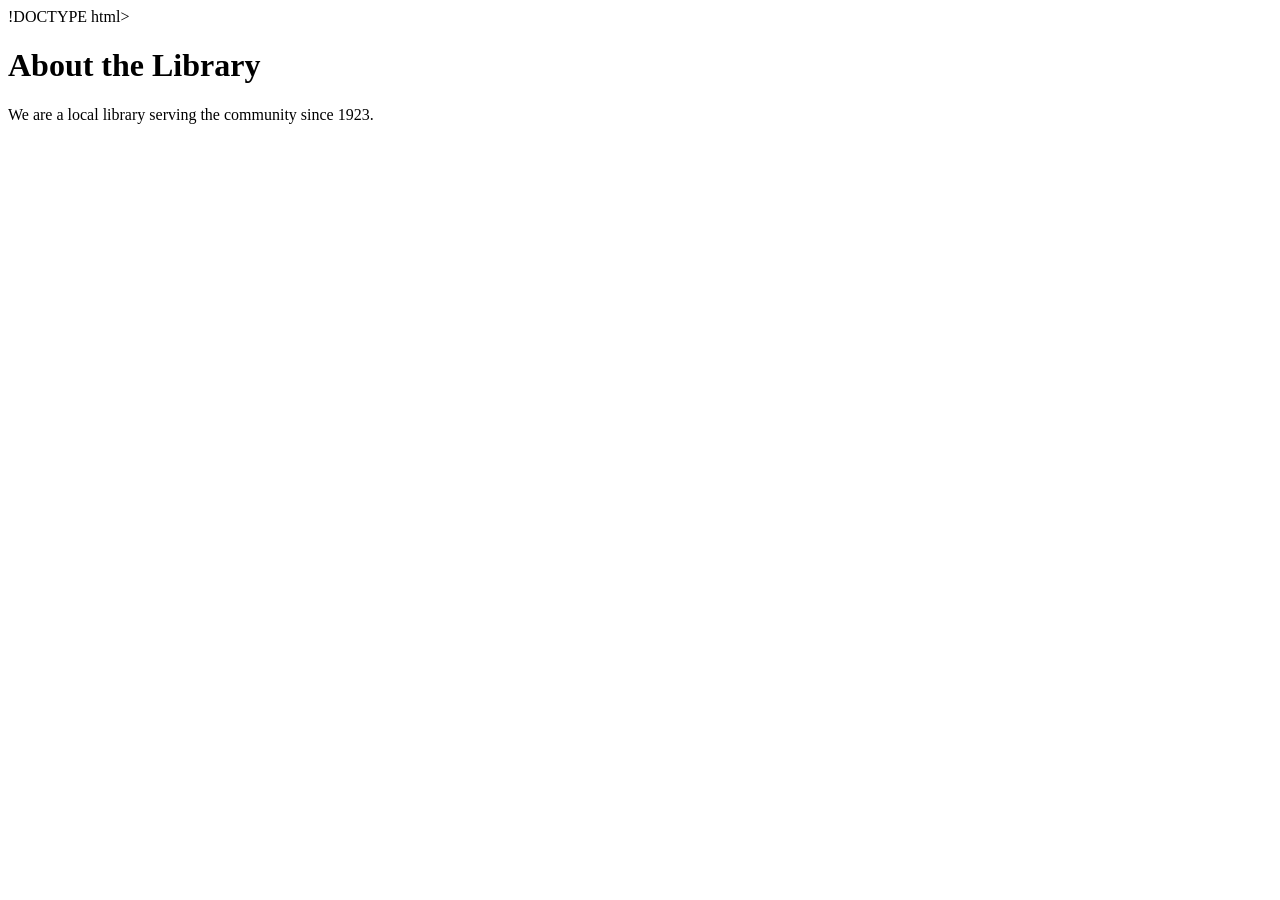
<file: about.html>
!DOCTYPE html>
<html>
  <head>
    <meta charset="UTF-8">
    <title>About Us</title>
  </head>
  <body>
    <h1>About the Library</h1>
    <p>We are a local library serving the community since 1923.</p>
  </body>
</html>
</file>
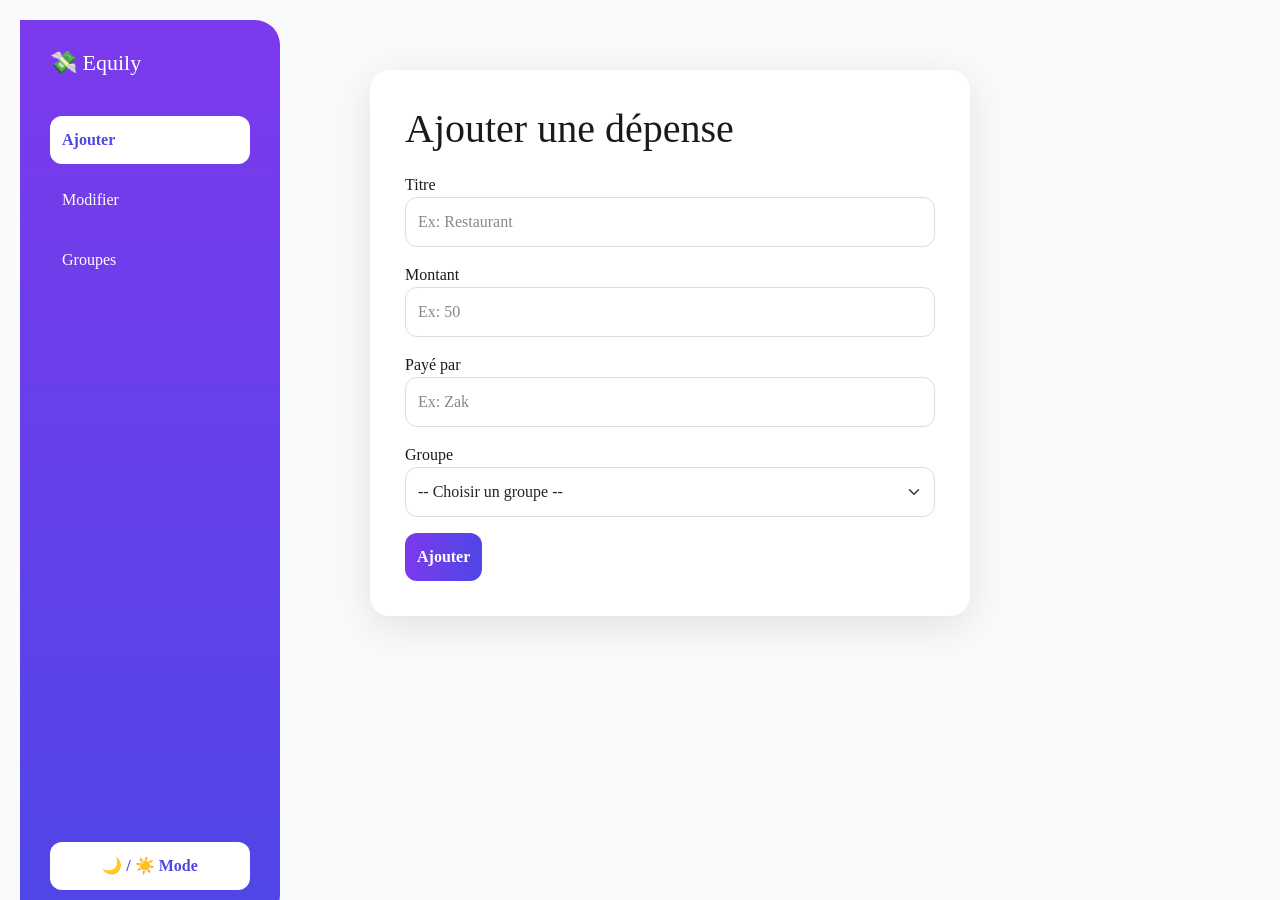
<file: app.html>
<!DOCTYPE html>
<html lang="fr">

<head>
<meta charset="UTF-8">
<meta name="viewport" content="width=device-width, initial-scale=1.0">
<title>Equily App</title>

<link href="https://cdn.jsdelivr.net/npm/bootstrap@5.3.0/dist/css/bootstrap.min.css" rel="stylesheet">
<link rel="stylesheet" href="style.css">
<link rel="stylesheet" href="app.css">

<link rel="stylesheet" href="https://cdn.jsdelivr.net/npm/bootstrap-icons@1.10.5/font/bootstrap-icons.css">
</head>

<body class="app">

<!-- SIDEBAR -->
<div class="sidebar">

    <h3 class="logo">💸 Equily</h3>

    <div class="menu-item active" onclick="showPage('addPage', this)">Ajouter</div>
    <div class="menu-item" onclick="showPage('editPage', this)">Modifier</div>
    <div class="menu-item" onclick="showPage('groupPage', this)">Groupes</div>

    <button class="toggle-btn" onclick="toggleTheme()">
        🌙 / ☀️ Mode
    </button>

</div>

<!-- CONTENT -->
<div class="content">

<!-- ADD -->
<div id="addPage" class="page">
<h1>Ajouter une dépense</h1>

<form action="#" method="post">

<div class="mb-3">
<label for="add_title">Titre</label>
<input type="text" id="add_title" name="title" class="form-control" placeholder="Ex: Restaurant" required>
</div>

<div class="mb-3">
<label for="add_amount">Montant</label>
<input type="number" id="add_amount" name="amount" class="form-control" placeholder="Ex: 50" required>
</div>

<div class="mb-3">
<label for="add_payer">Payé par</label>
<input type="text" id="add_payer" name="payer" class="form-control" placeholder="Ex: Zak">
</div>

<div class="mb-3">
<label for="add_group">Groupe</label>
<select id="add_group" name="group" class="form-select" required>
<option value="">-- Choisir un groupe --</option>
<option>Coloc</option>
<option>Vacances</option>
</select>
</div>

<button class="btn btn-primary">Ajouter</button>
</form>
</div>

<!-- EDIT -->
<div id="editPage" class="page" style="display:none;">
<h1>Modifier une dépense</h1>

<form action="#" method="post">

<div class="mb-3">
<label for="edit_title">Titre</label>
<input type="text" id="edit_title" name="title" class="form-control" placeholder="Ex: Restaurant">
</div>

<div class="mb-3">
<label for="edit_amount">Montant</label>
<input type="number" id="edit_amount" name="amount" class="form-control" placeholder="Ex: 67">
</div>

<div class="mb-3">
<label for="edit_payer">Payé par</label>
<input type="text" id="edit_payer" name="payer" class="form-control" placeholder="Ex: Dina">
</div>

<div class="mb-3">
<label for="edit_group">Groupe</label>
<select id="edit_group" name="group" class="form-select">
<option>Coloc</option>
<option>Vacances</option>
</select>
</div>

<button class="btn btn-warning">Modifier</button>
</form>
</div>

<!-- GROUP -->
<div id="groupPage" class="page" style="display:none;">
<h1>Choisir un groupe</h1>

<form action="#" method="post">

<div class="mb-3">
<label for="group_select">Groupe</label>
<select id="group_select" name="group" class="form-select" required>
<option value="">-- Choisir un groupe --</option>
<option>Coloc</option>
<option>Vacances</option>
<option>Anniversaire</option>
</select>
</div>

<button class="btn btn-success">Valider</button>
</form>
</div>

</div>

<!-- JS -->
<script src="app.js"></script>

</body>
</html>
</file>
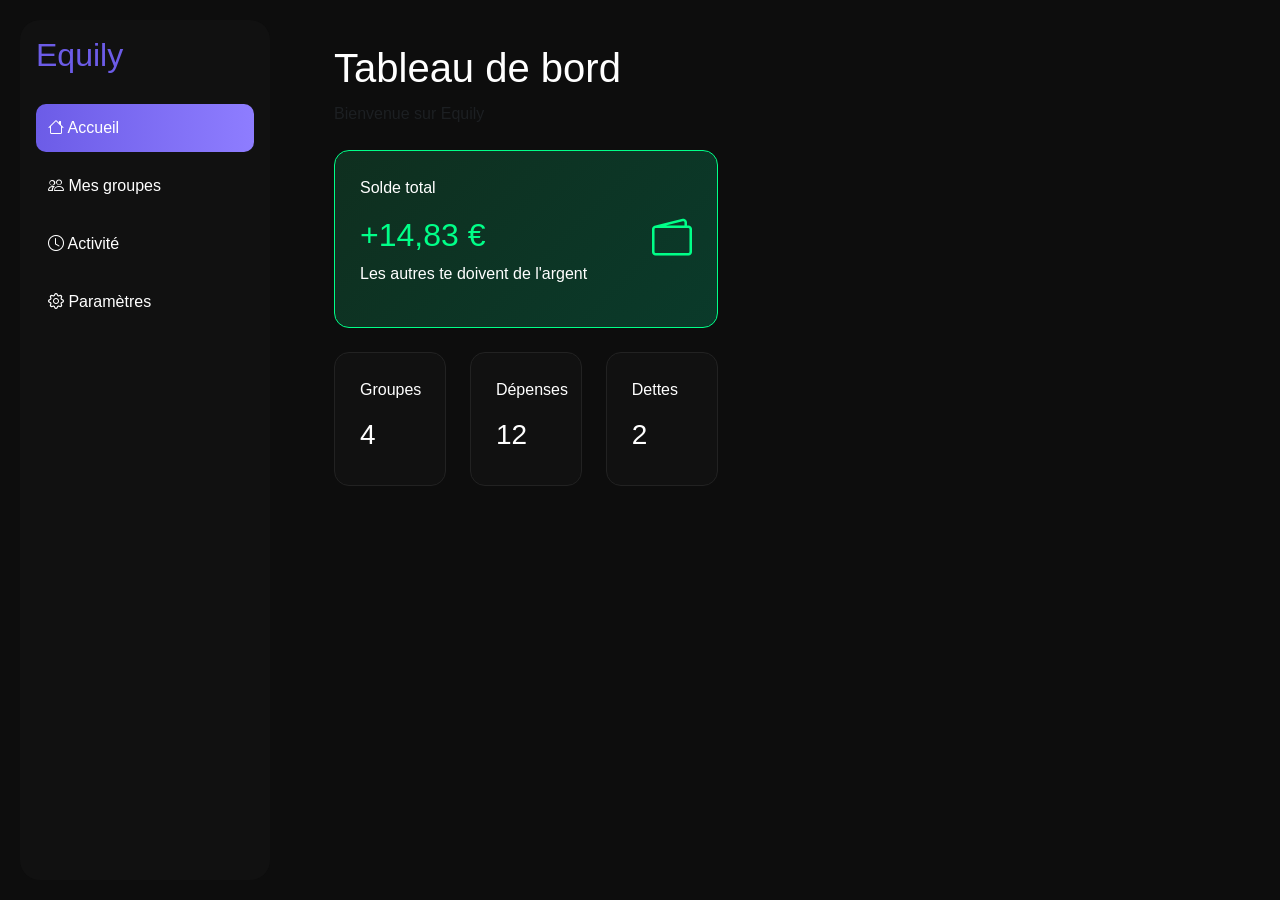
<file: dashboard.html>
<!DOCTYPE html>
<html lang="fr">

<head>
    <meta charset="UTF-8">
    <meta name="viewport" content="width=device-width, initial-scale=1.0">
    <title>Dashboard - Equily</title>

    <!-- Bootstrap -->
    <link href="https://cdn.jsdelivr.net/npm/bootstrap@5.3.0/dist/css/bootstrap.min.css" rel="stylesheet">

    <!-- Icons -->
    <link rel="stylesheet" href="https://cdn.jsdelivr.net/npm/bootstrap-icons@1.10.5/font/bootstrap-icons.css">

    <!-- TON CSS -->
    <link rel="stylesheet" href="style.css">
</head>

<body>

<div class="d-flex">

    <!-- SIDEBAR -->
    <div class="sidebar p-3">
        <h2 class="logo">Equily</h2>

        <a class="menu-item active"><i class="bi bi-house"></i> Accueil</a>
        <a class="menu-item"><i class="bi bi-people"></i> Mes groupes</a>
        <a class="menu-item"><i class="bi bi-clock"></i> Activité</a>
        <a class="menu-item"><i class="bi bi-gear"></i> Paramètres</a>
    </div>

    <!-- CONTENT -->
    <div class="content p-4">

        <h1>Tableau de bord</h1>
        <p class="text-muted">Bienvenue sur Equily</p>

        <!-- SOLDE -->
        <div class="card-main d-flex justify-content-between align-items-center mt-4">
            <div>
                <p>Solde total</p>
                <h2 class="text-success">+14,83 €</h2>
                <p>Les autres te doivent de l'argent</p>
            </div>
            <i class="bi bi-wallet2 fs-1 text-success"></i>
        </div>

        <!-- STATS -->
        <div class="row mt-4">
            <div class="col-md-4">
                <div class="small-card">
                    <p>Groupes</p>
                    <h3>4</h3>
                </div>
            </div>

            <div class="col-md-4">
                <div class="small-card">
                    <p>Dépenses</p>
                    <h3>12</h3>
                </div>
            </div>

            <div class="col-md-4">
                <div class="small-card">
                    <p>Dettes</p>
                    <h3>2</h3>
                </div>
            </div>
        </div>
          
</body>
</html>
</file>
<file: style.css>
/* ===== GLOBAL ===== */
body {
    margin: 0;
    padding: 20px;
    font-family: 'Segoe UI', sans-serif;
    background: #0d0d0d;
    color: white;
}

/* ===== SIDEBAR ===== */
.sidebar {
    width: 250px;
    height: calc(100vh - 40px);
    background: #111;
    position: fixed;
    top: 20px;
    left: 20px;
    border-radius: 20px;
    padding: 20px;
}

.logo {
    color: #6c5ce7;
    margin-bottom: 30px;
}

/* ===== MENU ===== */
.menu-item {
    display: block;
    padding: 12px;
    border-radius: 10px;
    margin-bottom: 10px;
    cursor: pointer;
    color: white;
    text-decoration: none;
    transition: 0.2s;
}

.menu-item:hover {
    background: #222;
}

.menu-item.active {
    background: linear-gradient(90deg, #6c5ce7, #8e7dff);
}

/* ===== CONTENT ===== */
.content {
    margin-left: 290px;
    padding: 30px;
}

/* ===== TITRES ===== */
h1 {
    margin-bottom: 10px;
}

/* ===== CARTE PRINCIPALE ===== */
.card-main {
    background: linear-gradient(135deg, #0f2f1f, #0a3a2a);
    border: 1px solid #00ff88;
    padding: 25px;
    border-radius: 15px;
}

/* ===== STATS (les 3 blocs) ===== */
.small-card {
    background: #111;
    padding: 25px;
    border-radius: 15px;
    border: 1px solid #222;
    transition: 0.2s;
}

.small-card:hover {
    transform: translateY(-5px);
    border-color: #6c5ce7;
}

/* ===== GROUPES ===== */
.group-card {
    background: #111;
    border-radius: 15px;
    overflow: hidden;
    transition: 0.3s;
}

.group-card:hover {
    transform: scale(1.03);
}

.group-card img {
    width: 100%;
    height: 160px;
    object-fit: cover;
}

/* ===== COULEURS ===== */
.text-success {
    color: #00ff88 !important;
}

.text-danger {
    color: #ff4d4d !important;
}

/* ===== RESPONSIVE ===== */
@media (max-width: 768px) {

    body {
        padding: 10px;
    }

    .sidebar {
        display: none;
    }

    .content {
        margin-left: 0;
        padding: 15px;
    }
}
</file>
<file: app.css>
/* ===== RESET ===== */
* {
    margin: 0;
    padding: 0;
    box-sizing: border-box;
}

/* ===== VARIABLES ===== */
:root {
    --bg: #f9fafc;
    --card: #ffffff;
    --text: #1a1a1a;
    --primary: #7c3aed;
}

body.dark {
    --bg: #0f0f1a;
    --card: #1a1a2e;
    --text: #ffffff;
}

/* ===== GLOBAL ===== */
body {
    background: var(--bg);
    color: var(--text);
    font-family: 'Segoe UI';
}

/* ===== SIDEBAR ===== */
.sidebar {
    width: 260px;
    height: 100vh;
    background: linear-gradient(180deg, #7c3aed, #4f46e5);
    position: fixed;
    padding: 30px;
    border-radius: 0 25px 25px 0;
    display: flex;
    flex-direction: column;
}

.logo {
    font-size: 22px;
    color: white;
    margin-bottom: 40px;
}

/* ===== MENU ===== */
.menu-item {
    color: white;
    padding: 12px;
    border-radius: 12px;
    margin-bottom: 12px;
    cursor: pointer;
    transition: 0.2s;
}

.menu-item:hover {
    background: rgba(255,255,255,0.2);
}

.menu-item.active {
    background: white;
    color: #4f46e5;
    font-weight: bold;
}

/* ===== TOGGLE ===== */
.toggle-btn {
    margin-top: auto;
    background: white;
    color: #4f46e5;
    border: none;
    padding: 12px;
    border-radius: 12px;
    font-weight: bold;
}

/* ===== CONTENT ===== */
.content {
    margin-left: 300px;
    padding: 50px;
}

/* ===== CARD ===== */
.page {
    background: var(--card);
    padding: 35px;
    border-radius: 20px;
    box-shadow: 0 10px 40px rgba(0,0,0,0.1);
    max-width: 600px;
}

/* ===== TITRES ===== */
h1 {
    margin-bottom: 20px;
}

/* ===== INPUT ===== */
.form-control, .form-select {
    border-radius: 12px;
    padding: 12px;
    border: 1px solid #ddd;
}

/* ===== BUTTONS ===== */
.btn {
    border-radius: 12px;
    padding: 12px;
    font-weight: bold;
}

.btn-primary {
    background: linear-gradient(90deg,#7c3aed,#4f46e5);
    border: none;
}

.btn-warning {
    background: orange;
    border: none;
}

.btn-success {
    background: #00c896;
    border: none;
}

/* ===== DARK MODE ===== */
body.dark .sidebar {
    background: linear-gradient(180deg, #1a1a2e, #0f0f1a);
}

body.dark .menu-item.active {
    background: #7c3aed;
    color: white;
}

body.dark .toggle-btn {
    background: #7c3aed;
    color: white;
}

/* ===== RESPONSIVE ===== */
@media(max-width:768px){
    .sidebar{display:none;}
    .content{margin-left:0;}
}

.form-control::placeholder {
    color: #888;
}

body.dark .form-control::placeholder {
    color: #aaa;
}
</file>
